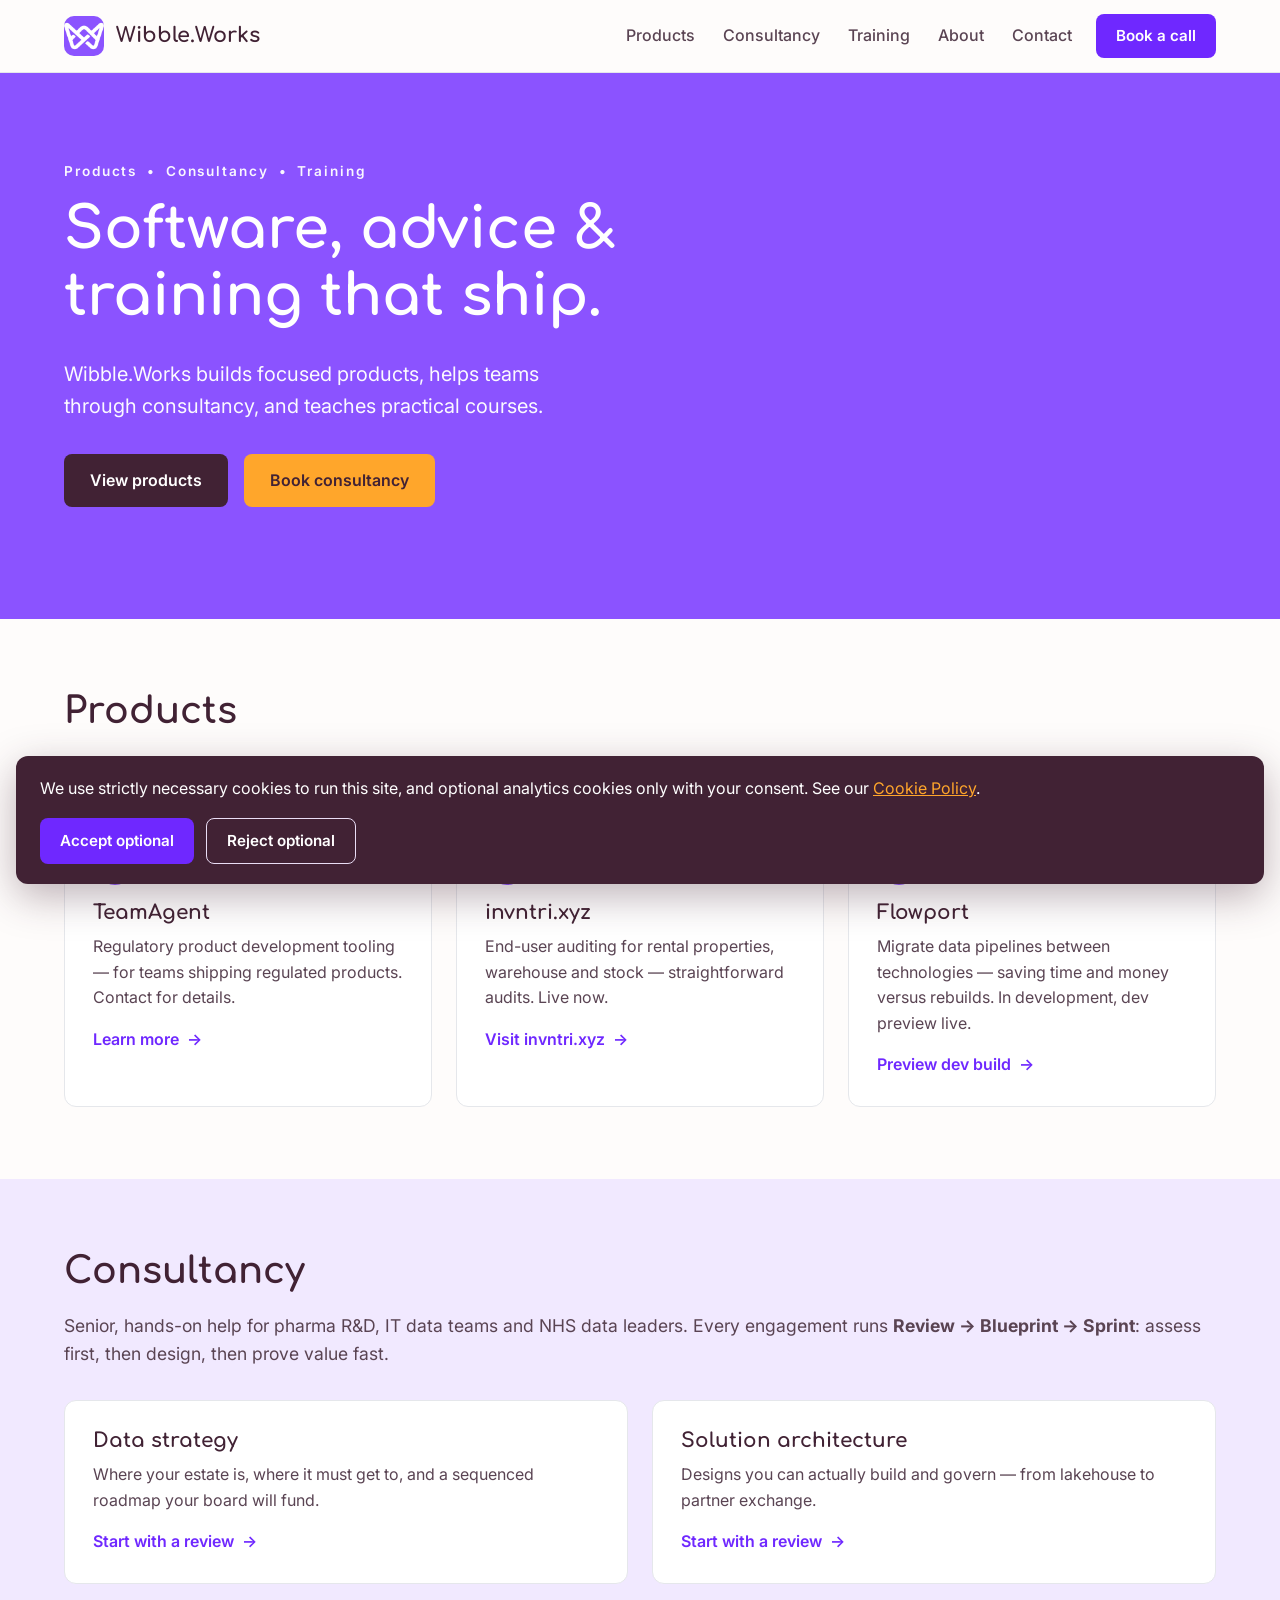
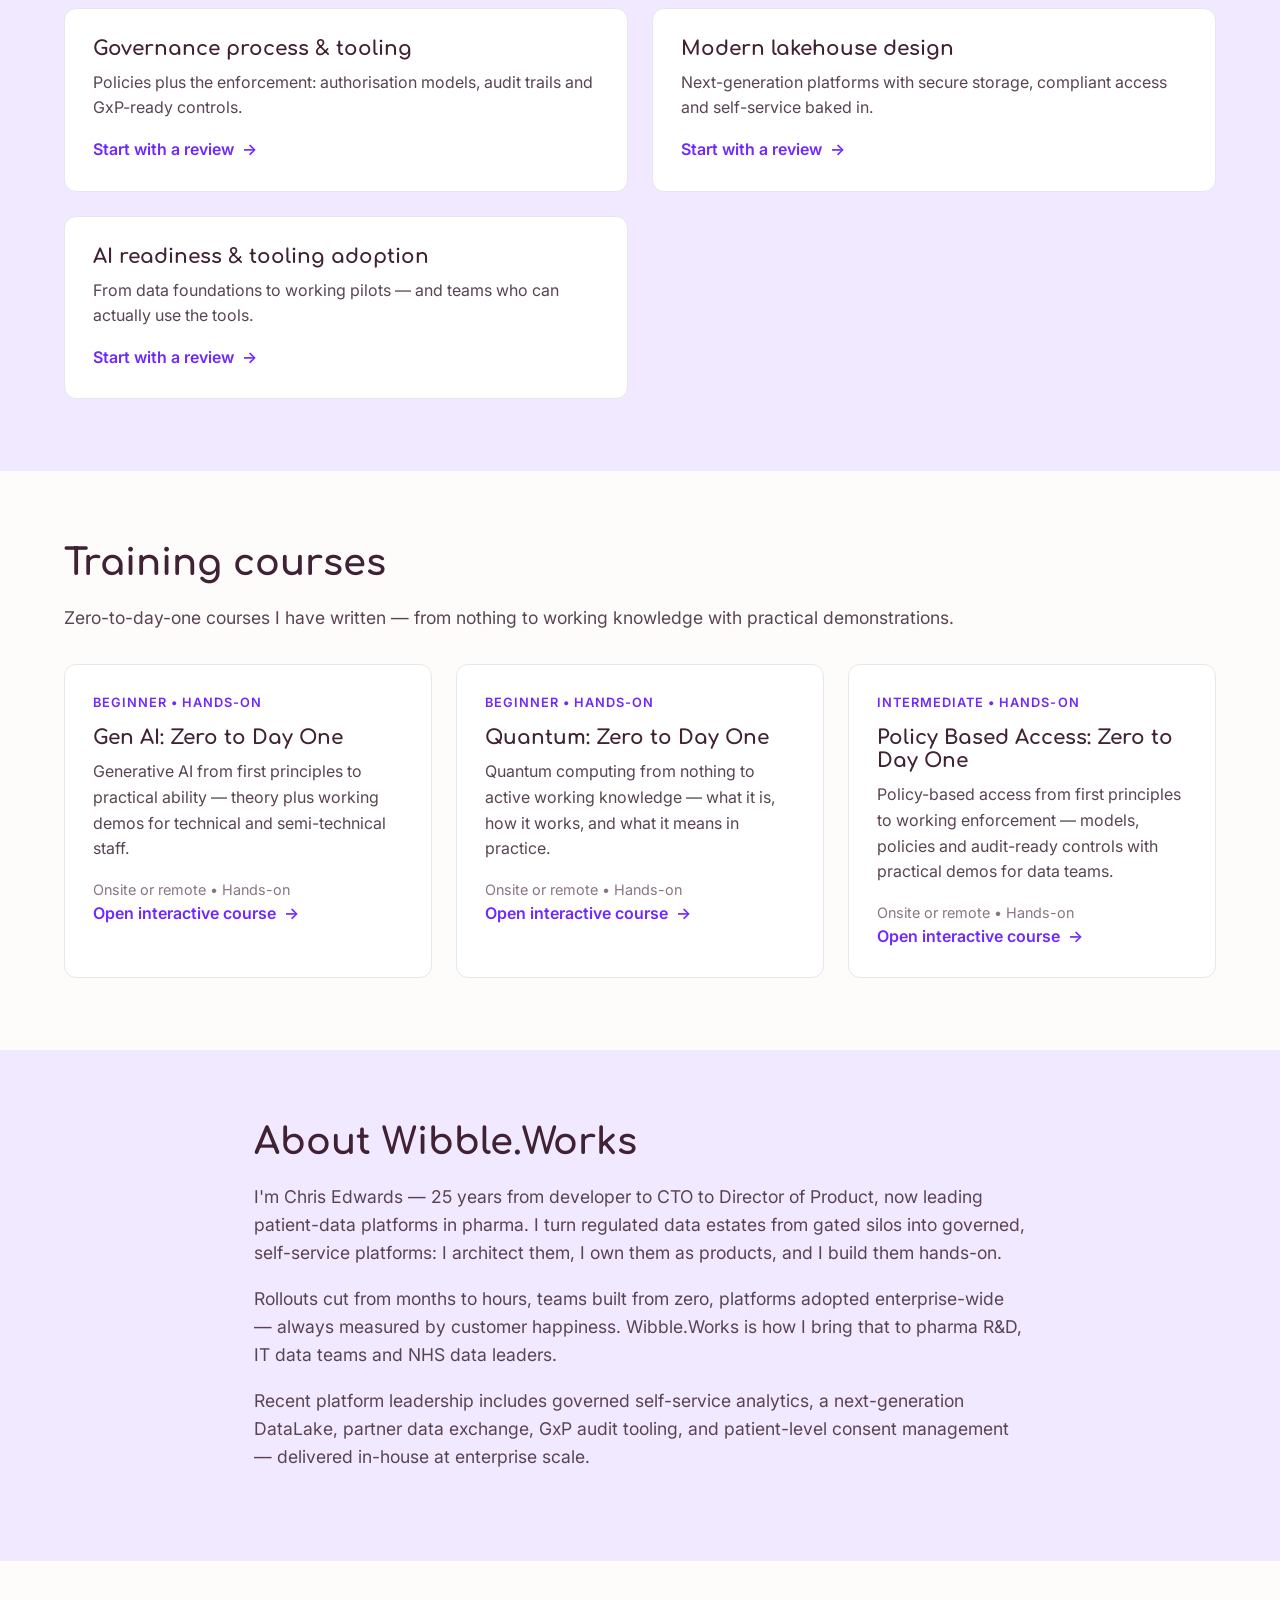
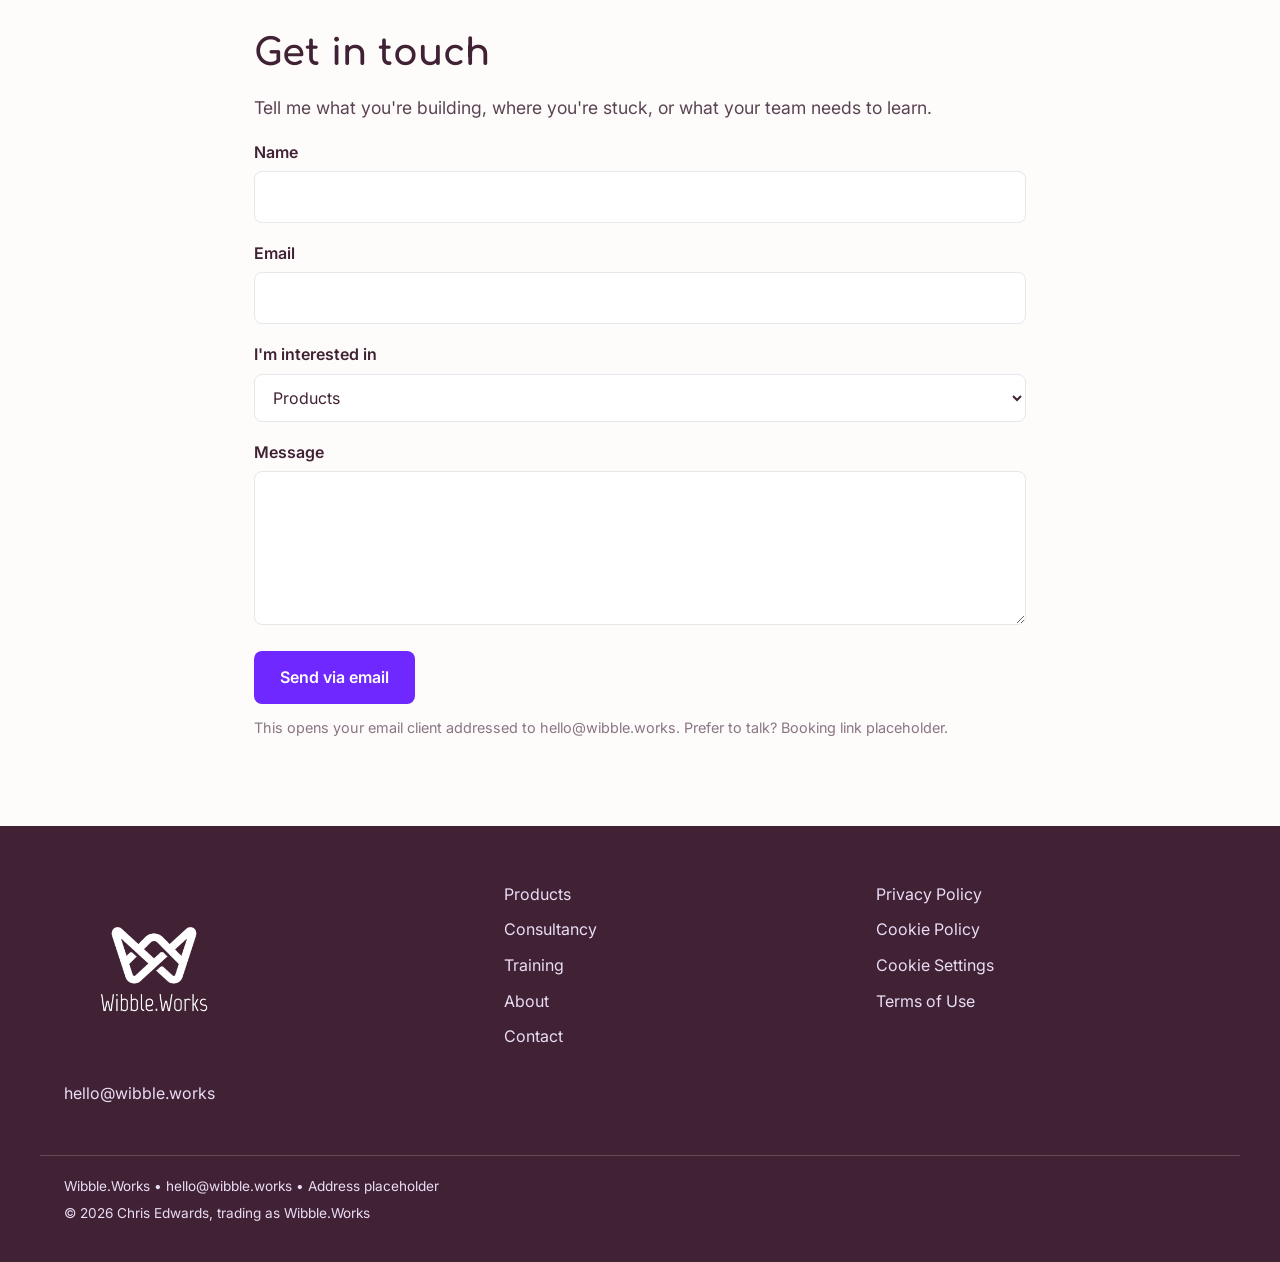
<file: index.html>
<!DOCTYPE html>
<html lang="en-GB">
<head>
  <meta charset="utf-8">
  <meta name="viewport" content="width=device-width, initial-scale=1">
  <title>Wibble.Works — Products, Consultancy &amp; Training</title>
  <meta name="description" content="Wibble.Works builds focused products, helps teams through consultancy, and teaches practical training courses.">
  <meta property="og:title" content="Wibble.Works — Products, Consultancy & Training">
  <meta property="og:description" content="Software, advice and training that ship.">
  <meta property="og:type" content="website">
  <link rel="icon" type="image/png" href="assets/favicon-64.png">
  <link rel="preconnect" href="https://fonts.googleapis.com">
  <link rel="preconnect" href="https://fonts.gstatic.com" crossorigin>
  <link href="https://fonts.googleapis.com/css2?family=Comfortaa:wght@500;600;700&family=Inter:wght@400;500;600&display=swap" rel="stylesheet">
  <link rel="stylesheet" href="styles.css">
</head>
<body>
  <a class="skip-link" href="#main">Skip to content</a>

  <header class="site-header" id="top">
    <div class="wrap header-inner">
      <a class="brand" href="#top" aria-label="Wibble.Works home">
        <img class="brand-badge" src="assets/logo-badge-256.png" alt="" width="40" height="40">
        <span class="brand-word">Wibble.Works</span>
      </a>
      <nav class="site-nav" id="site-nav" aria-label="Primary">
        <a href="#products">Products</a>
        <a href="#consultancy">Consultancy</a>
        <a href="#training">Training</a>
        <a href="#about">About</a>
        <a href="#contact">Contact</a>
      </nav>
      <div class="header-cta">
        <a class="btn btn-primary btn-small" href="#contact">Book a call</a>
        <button class="nav-toggle" id="nav-toggle" aria-expanded="false" aria-controls="site-nav" aria-label="Menu">
          <span></span><span></span><span></span>
        </button>
      </div>
    </div>
  </header>

  <main id="main">
    <section class="hero" aria-labelledby="hero-title">
      <div class="wrap">
        <p class="eyebrow">Products &nbsp;•&nbsp; Consultancy &nbsp;•&nbsp; Training</p>
        <h1 id="hero-title">Software, advice &amp;<br>training that ship.</h1>
        <p class="lede">Wibble.Works builds focused products, helps teams<br>through consultancy, and teaches practical courses.</p>
        <p class="hero-actions">
          <a class="btn btn-plum" href="#products">View products</a>
          <a class="btn btn-amber" href="#consultancy">Book consultancy</a>
        </p>
      </div>
    </section>

    <section class="section" id="products" aria-labelledby="products-title">
      <div class="wrap">
        <h2 id="products-title">Products</h2>
        <p class="section-sub">Focused tools, built properly — including one live now.</p>
        <div class="cards-3">
          <article class="card">
            <span class="card-dot" aria-hidden="true"></span>
            <h3>TeamAgent</h3>
            <p>Regulatory product development tooling — for teams shipping regulated products. Contact for details.</p>
            <a class="text-link" href="#contact">Learn more&nbsp;&nbsp;→</a>
          </article>
          <article class="card">
            <span class="card-dot" aria-hidden="true"></span>
            <h3>invntri.xyz</h3>
            <p>End-user auditing for rental properties, warehouse and stock — straightforward audits. Live now.</p>
            <a class="text-link" href="https://invntri.xyz" target="_blank" rel="noopener">Visit invntri.xyz&nbsp;&nbsp;→</a>
          </article>
          <article class="card">
            <span class="card-dot" aria-hidden="true"></span>
            <h3>Flowport</h3>
            <p>Migrate data pipelines between technologies — saving time and money versus rebuilds. In development, dev preview live.</p>
            <a class="text-link" href="https://dev.flowport.co.uk" target="_blank" rel="noopener">Preview dev build&nbsp;&nbsp;→</a>
          </article>
        </div>
      </div>
    </section>

    <section class="section band" id="consultancy" aria-labelledby="consultancy-title">
      <div class="wrap">
        <h2 id="consultancy-title">Consultancy</h2>
        <p class="section-sub">Senior, hands-on help for pharma R&amp;D, IT data teams and NHS data leaders. Every engagement runs <strong>Review → Blueprint → Sprint</strong>: assess first, then design, then prove value fast.</p>
        <div class="cards-2">
          <article class="card">
            <h3>Data strategy</h3>
            <p>Where your estate is, where it must get to, and a sequenced roadmap your board will fund.</p>
            <a class="text-link" href="#contact">Start with a review&nbsp;&nbsp;→</a>
          </article>
          <article class="card">
            <h3>Solution architecture</h3>
            <p>Designs you can actually build and govern — from lakehouse to partner exchange.</p>
            <a class="text-link" href="#contact">Start with a review&nbsp;&nbsp;→</a>
          </article>
          <article class="card">
            <h3>Governance process &amp; tooling</h3>
            <p>Policies plus the enforcement: authorisation models, audit trails and GxP-ready controls.</p>
            <a class="text-link" href="#contact">Start with a review&nbsp;&nbsp;→</a>
          </article>
          <article class="card">
            <h3>Modern lakehouse design</h3>
            <p>Next-generation platforms with secure storage, compliant access and self-service baked in.</p>
            <a class="text-link" href="#contact">Start with a review&nbsp;&nbsp;→</a>
          </article>
          <article class="card">
            <h3>AI readiness &amp; tooling adoption</h3>
            <p>From data foundations to working pilots — and teams who can actually use the tools.</p>
            <a class="text-link" href="#contact">Start with a review&nbsp;&nbsp;→</a>
          </article>
        </div>
      </div>
    </section>

    <section class="section" id="training" aria-labelledby="training-title">
      <div class="wrap">
        <h2 id="training-title">Training courses</h2>
        <p class="section-sub">Zero-to-day-one courses I have written — from nothing to working knowledge with practical demonstrations.</p>
        <div class="cards-3">
          <article class="card">
            <p class="card-kicker">Beginner • Hands-on</p>
            <h3>Gen AI: Zero to Day One</h3>
            <p>Generative AI from first principles to practical ability — theory plus working demos for technical and semi-technical staff.</p>
            <p class="card-meta">Onsite or remote • Hands-on</p>
            <a class="text-link" href="genai/">Open interactive course&nbsp;&nbsp;→</a>
          </article>
          <article class="card">
            <p class="card-kicker">Beginner • Hands-on</p>
            <h3>Quantum: Zero to Day One</h3>
            <p>Quantum computing from nothing to active working knowledge — what it is, how it works, and what it means in practice.</p>
            <p class="card-meta">Onsite or remote • Hands-on</p>
            <a class="text-link" href="quantum/">Open interactive course&nbsp;&nbsp;→</a>
          </article>
          <article class="card">
            <p class="card-kicker">Intermediate • Hands-on</p>
            <h3>Policy Based Access: Zero to Day One</h3>
            <p>Policy-based access from first principles to working enforcement — models, policies and audit-ready controls with practical demos for data teams.</p>
            <p class="card-meta">Onsite or remote • Hands-on</p>
            <a class="text-link" href="pbac/">Open interactive course&nbsp;&nbsp;→</a>
          </article>
        </div>
      </div>
    </section>

    <section class="section band" id="about" aria-labelledby="about-title">
      <div class="wrap narrow">
        <h2 id="about-title">About Wibble.Works</h2>
        <p>I'm Chris Edwards — 25 years from developer to CTO to Director of Product, now leading patient-data platforms in pharma. I turn regulated data estates from gated silos into governed, self-service platforms: I architect them, I own them as products, and I build them hands-on.</p>
        <p>Rollouts cut from months to hours, teams built from zero, platforms adopted enterprise-wide — always measured by customer happiness. Wibble.Works is how I bring that to pharma R&amp;D, IT data teams and NHS data leaders.</p>
        <p>Recent platform leadership includes governed self-service analytics, a next-generation DataLake, partner data exchange, GxP audit tooling, and patient-level consent management — delivered in-house at enterprise scale.</p>
      </div>
    </section>

    <section class="section" id="contact" aria-labelledby="contact-title">
      <div class="wrap narrow">
        <h2 id="contact-title">Get in touch</h2>
        <p class="section-sub">Tell me what you're building, where you're stuck, or what your team needs to learn.</p>
        <form id="contact-form" action="mailto:hello@wibble.works" method="post" enctype="text/plain">
          <div class="field">
            <label for="cf-name">Name</label>
            <input id="cf-name" name="name" type="text" autocomplete="name" required>
          </div>
          <div class="field">
            <label for="cf-email">Email</label>
            <input id="cf-email" name="email" type="email" autocomplete="email" required>
          </div>
          <div class="field">
            <label for="cf-topic">I'm interested in</label>
            <select id="cf-topic" name="topic">
              <option>Products</option>
              <option>Consultancy</option>
              <option>Training</option>
              <option>Something else</option>
            </select>
          </div>
          <div class="field">
            <label for="cf-msg">Message</label>
            <textarea id="cf-msg" name="message" rows="5" required></textarea>
          </div>
          <button class="btn btn-primary" type="submit">Send via email</button>
          <p class="form-note">This opens your email client addressed to hello@wibble.works. Prefer to talk? Booking link placeholder.</p>
        </form>
      </div>
    </section>
  </main>

  <footer class="site-footer">
    <div class="wrap footer-grid">
      <div>
        <img src="assets/logo-lockup-white-640.png" alt="Wibble.Works" width="180" height="180">
        <p class="footer-contact">hello@wibble.works</p>
      </div>
      <nav aria-label="Footer">
        <a href="#products">Products</a>
        <a href="#consultancy">Consultancy</a>
        <a href="#training">Training</a>
        <a href="#about">About</a>
        <a href="#contact">Contact</a>
      </nav>
      <nav aria-label="Legal">
        <a href="legal.html#privacy">Privacy Policy</a>
        <a href="legal.html#cookies">Cookie Policy</a>
        <a href="#" id="cookie-settings-link">Cookie Settings</a>
        <a href="legal.html#terms">Terms of Use</a>
      </nav>
    </div>
    <div class="wrap footer-legal">
      <p>Wibble.Works • hello@wibble.works • Address placeholder</p>
      <p>© 2026 Chris Edwards, trading as Wibble.Works</p>
    </div>
  </footer>

  <div class="cookie-banner" id="cookie-banner" role="dialog" aria-live="polite" aria-label="Cookie consent" hidden>
    <p>We use strictly necessary cookies to run this site, and optional analytics cookies only with your consent. See our <a href="legal.html#cookies">Cookie Policy</a>.</p>
    <p class="cookie-actions">
      <button class="btn btn-primary btn-small" id="cookie-accept" type="button">Accept optional</button>
      <button class="btn btn-ghost btn-small" id="cookie-reject" type="button">Reject optional</button>
    </p>
  </div>

  <script src="main.js" defer></script>
</body>
</html>
</file>
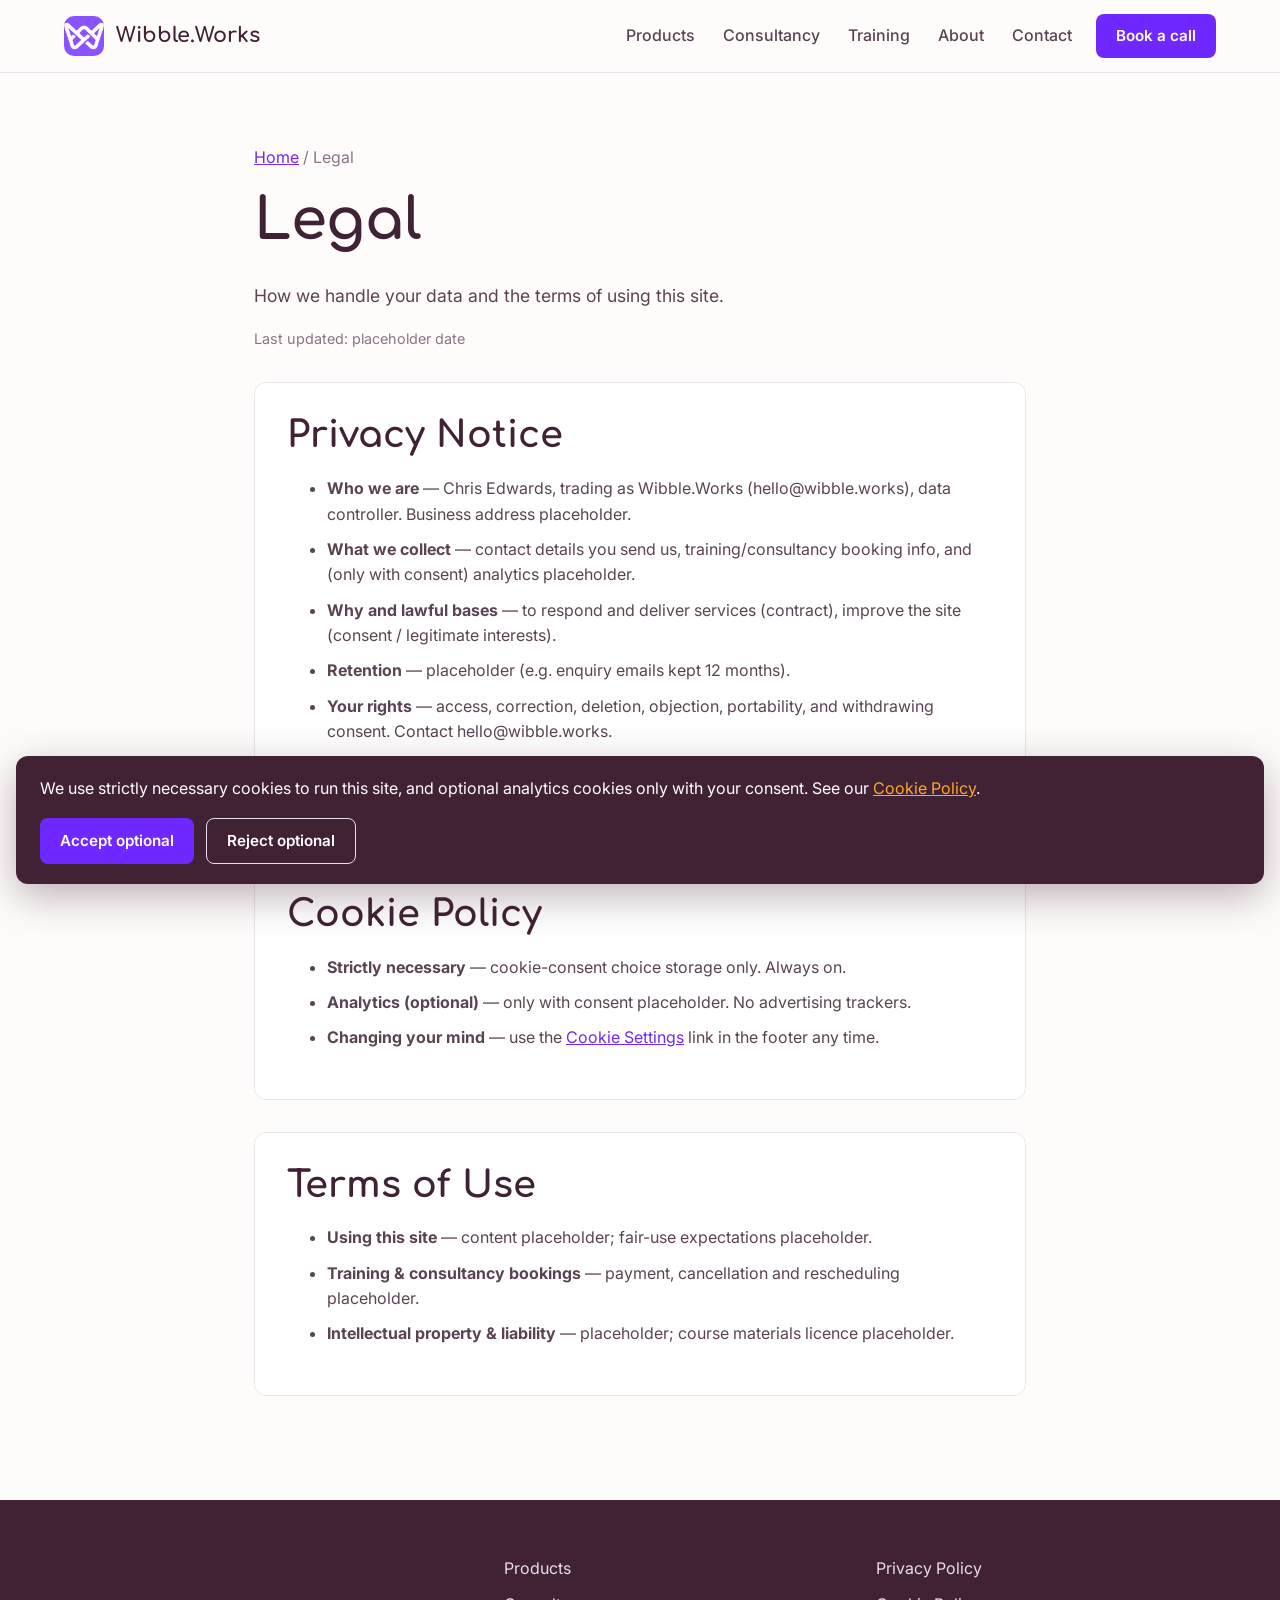
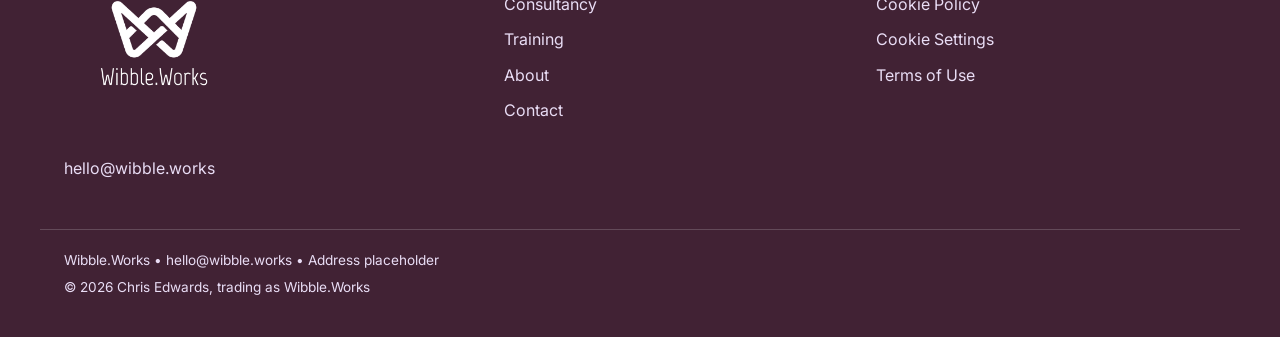
<file: legal.html>
<!DOCTYPE html>
<html lang="en-GB">
<head>
  <meta charset="utf-8">
  <meta name="viewport" content="width=device-width, initial-scale=1">
  <title>Legal — Wibble.Works</title>
  <meta name="description" content="Privacy notice, cookie policy and terms of use for Wibble.Works.">
  <link rel="icon" type="image/png" href="assets/favicon-64.png">
  <link rel="preconnect" href="https://fonts.googleapis.com">
  <link rel="preconnect" href="https://fonts.gstatic.com" crossorigin>
  <link href="https://fonts.googleapis.com/css2?family=Comfortaa:wght@500;600;700&family=Inter:wght@400;500;600&display=swap" rel="stylesheet">
  <link rel="stylesheet" href="styles.css">
</head>
<body>
  <a class="skip-link" href="#main">Skip to content</a>

  <header class="site-header" id="top">
    <div class="wrap header-inner">
      <a class="brand" href="index.html" aria-label="Wibble.Works home">
        <img class="brand-badge" src="assets/logo-badge-256.png" alt="" width="40" height="40">
        <span class="brand-word">Wibble.Works</span>
      </a>
      <nav class="site-nav" id="site-nav" aria-label="Primary">
        <a href="index.html#products">Products</a>
        <a href="index.html#consultancy">Consultancy</a>
        <a href="index.html#training">Training</a>
        <a href="index.html#about">About</a>
        <a href="index.html#contact">Contact</a>
      </nav>
      <div class="header-cta">
        <a class="btn btn-primary btn-small" href="index.html#contact">Book a call</a>
        <button class="nav-toggle" id="nav-toggle" aria-expanded="false" aria-controls="site-nav" aria-label="Menu">
          <span></span><span></span><span></span>
        </button>
      </div>
    </div>
  </header>

  <main id="main">
    <section class="section">
      <div class="wrap narrow">
        <p class="crumb"><a href="index.html">Home</a> / Legal</p>
        <h1>Legal</h1>
        <p class="section-sub">How we handle your data and the terms of using this site.</p>
        <p class="updated">Last updated: placeholder date</p>

        <article class="legal-card" id="privacy" aria-labelledby="privacy-title">
          <h2 id="privacy-title">Privacy Notice</h2>
          <ul>
            <li><strong>Who we are</strong> — Chris Edwards, trading as Wibble.Works (hello@wibble.works), data controller. Business address placeholder.</li>
            <li><strong>What we collect</strong> — contact details you send us, training/consultancy booking info, and (only with consent) analytics placeholder.</li>
            <li><strong>Why and lawful bases</strong> — to respond and deliver services (contract), improve the site (consent / legitimate interests).</li>
            <li><strong>Retention</strong> — placeholder (e.g. enquiry emails kept 12 months).</li>
            <li><strong>Your rights</strong> — access, correction, deletion, objection, portability, and withdrawing consent. Contact hello@wibble.works.</li>
            <li><strong>Complaints</strong> — UK Information Commissioner's Office (ICO) placeholder link.</li>
          </ul>
        </article>

        <article class="legal-card" id="cookies" aria-labelledby="cookies-title">
          <h2 id="cookies-title">Cookie Policy</h2>
          <ul>
            <li><strong>Strictly necessary</strong> — cookie-consent choice storage only. Always on.</li>
            <li><strong>Analytics (optional)</strong> — only with consent placeholder. No advertising trackers.</li>
            <li><strong>Changing your mind</strong> — use the <a href="#" id="cookie-settings-link-legal">Cookie Settings</a> link in the footer any time.</li>
          </ul>
        </article>

        <article class="legal-card" id="terms" aria-labelledby="terms-title">
          <h2 id="terms-title">Terms of Use</h2>
          <ul>
            <li><strong>Using this site</strong> — content placeholder; fair-use expectations placeholder.</li>
            <li><strong>Training &amp; consultancy bookings</strong> — payment, cancellation and rescheduling placeholder.</li>
            <li><strong>Intellectual property &amp; liability</strong> — placeholder; course materials licence placeholder.</li>
          </ul>
        </article>
      </div>
    </section>
  </main>

  <footer class="site-footer">
    <div class="wrap footer-grid">
      <div>
        <img src="assets/logo-lockup-white-640.png" alt="Wibble.Works" width="180" height="180">
        <p class="footer-contact">hello@wibble.works</p>
      </div>
      <nav aria-label="Footer">
        <a href="index.html#products">Products</a>
        <a href="index.html#consultancy">Consultancy</a>
        <a href="index.html#training">Training</a>
        <a href="index.html#about">About</a>
        <a href="index.html#contact">Contact</a>
      </nav>
      <nav aria-label="Legal">
        <a href="#privacy">Privacy Policy</a>
        <a href="#cookies">Cookie Policy</a>
        <a href="#" id="cookie-settings-link">Cookie Settings</a>
        <a href="#terms">Terms of Use</a>
      </nav>
    </div>
    <div class="wrap footer-legal">
      <p>Wibble.Works • hello@wibble.works • Address placeholder</p>
      <p>© 2026 Chris Edwards, trading as Wibble.Works</p>
    </div>
  </footer>

  <div class="cookie-banner" id="cookie-banner" role="dialog" aria-live="polite" aria-label="Cookie consent" hidden>
    <p>We use strictly necessary cookies to run this site, and optional analytics cookies only with your consent. See our <a href="legal.html#cookies">Cookie Policy</a>.</p>
    <p class="cookie-actions">
      <button class="btn btn-primary btn-small" id="cookie-accept" type="button">Accept optional</button>
      <button class="btn btn-ghost btn-small" id="cookie-reject" type="button">Reject optional</button>
    </p>
  </div>

  <script src="main.js" defer></script>
</body>
</html>
</file>
<file: styles.css>
/* Wibble.Works — brand tokens (Direction C: violet-led) */
:root {
  --brand-violet: #8b53ff;
  --brand-violet-dark: #6f28ff; /* buttons: passes AA with white text */
  --brand-violet-tint: #f1e9ff; /* section bands */
  --brand-plum: #412234; /* headings, dark surfaces */
  --brand-amber: #ffa62b; /* energy accents only */
  --brand-brick: #bb342f; /* errors only */
  --bg: #fefcfb;
  --card: #ffffff;
  --line: #e5e7eb;
  --text: #412234;
  --text-body: #5a4453;
  --text-faint: #8a7584;
  --on-dark: #ffffff;
  --on-dark-sub: #e9ddf5;
  --font-display: "Comfortaa", "Trebuchet MS", system-ui, sans-serif;
  --font-body: "Inter", system-ui, -apple-system, "Segoe UI", sans-serif;
  --radius: 12px;
  --wrap: 1200px;
}

* { box-sizing: border-box; }
html { scroll-behavior: smooth; }
body {
  margin: 0;
  background: var(--bg);
  color: var(--text-body);
  font-family: var(--font-body);
  line-height: 1.6;
}
h1, h2, h3 { color: var(--text); font-family: var(--font-display); line-height: 1.15; margin: 0 0 0.5em; }
h1 { font-size: clamp(2.2rem, 5vw, 3.6rem); }
h2 { font-size: clamp(1.6rem, 3.4vw, 2.3rem); }
h3 { font-size: 1.25rem; }
p { margin: 0 0 1em; }
a { color: var(--brand-violet-dark); }
.wrap { max-width: var(--wrap); margin: 0 auto; padding: 0 24px; }
.wrap.narrow { max-width: 820px; }
.skip-link { position: absolute; left: -999px; top: 0; background: var(--brand-plum); color: #fff; padding: 8px 16px; z-index: 100; }
.skip-link:focus { left: 8px; top: 8px; }

/* Header */
.site-header { position: sticky; top: 0; z-index: 50; background: var(--bg); border-bottom: 1px solid var(--line); }
.header-inner { display: flex; align-items: center; gap: 24px; min-height: 72px; }
.brand { display: flex; align-items: center; gap: 12px; text-decoration: none; margin-right: auto; }
.brand-badge { width: 40px; height: 40px; border-radius: 10px; display: block; }
.brand-word { font-family: var(--font-display); font-weight: 700; font-size: 1.3rem; color: var(--brand-plum); }
.site-nav { display: flex; gap: 28px; }
.site-nav a { text-decoration: none; color: var(--text-body); font-weight: 500; }
.site-nav a:hover { color: var(--brand-violet-dark); }
.header-cta { display: flex; align-items: center; gap: 12px; }
.nav-toggle { display: none; background: none; border: 1px solid var(--line); border-radius: 8px; padding: 10px; cursor: pointer; }
.nav-toggle span { display: block; width: 22px; height: 2px; background: var(--brand-plum); margin: 4px 0; }

/* Buttons */
.btn { display: inline-block; text-decoration: none; border: 0; cursor: pointer; font: inherit; font-weight: 600; border-radius: 8px; padding: 14px 26px; }
.btn-small { padding: 10px 20px; font-size: 0.95rem; }
.btn-primary { background: var(--brand-violet-dark); color: #fff; }
.btn-primary:hover { background: var(--brand-violet); }
.btn-plum { background: var(--brand-plum); color: #fff; }
.btn-plum:hover { background: #2c1626; }
.btn-amber { background: var(--brand-amber); color: var(--brand-plum); }
.btn-amber:hover { filter: brightness(1.05); }
.btn-ghost { background: transparent; color: var(--on-dark); border: 1px solid var(--on-dark-sub); }

/* Hero */
.hero { background: var(--brand-violet); color: var(--on-dark); padding: 88px 0 96px; }
.hero h1 { color: var(--on-dark); }
.eyebrow { color: var(--on-dark); letter-spacing: 0.14em; font-size: 0.85rem; font-weight: 600; opacity: 0.95; }
.lede { color: var(--on-dark); font-size: 1.25rem; opacity: 0.97; }
.hero-actions { display: flex; gap: 16px; flex-wrap: wrap; margin-top: 32px; }

/* Sections */
.section { padding: 72px 0; }
.section.band { background: var(--brand-violet-tint); }
.section-sub { font-size: 1.1rem; }
.cards-3 { display: grid; grid-template-columns: repeat(3, 1fr); gap: 24px; margin-top: 32px; }
.cards-2 { display: grid; grid-template-columns: repeat(2, 1fr); gap: 24px; margin-top: 32px; }
.card { background: var(--card); border: 1px solid var(--line); border-radius: var(--radius); padding: 28px; }
.card-dot { display: block; width: 44px; height: 44px; border-radius: 50%; background: var(--brand-violet); margin-bottom: 16px; }
.card-kicker { color: var(--brand-violet-dark); font-size: 0.8rem; font-weight: 600; letter-spacing: 0.08em; text-transform: uppercase; }
.card-meta { color: var(--text-faint); font-size: 0.9rem; margin-bottom: 0; }
.text-link { color: var(--brand-violet-dark); font-weight: 600; text-decoration: none; }
.text-link:hover { text-decoration: underline; }

/* About / contact */
#about p { font-size: 1.1rem; }
.field { margin-bottom: 18px; }
.field label { display: block; font-weight: 600; color: var(--text); margin-bottom: 6px; }
.field input, .field select, .field textarea {
  width: 100%; font: inherit; color: var(--text);
  border: 1px solid var(--line); border-radius: 8px; padding: 12px 14px; background: #fff;
}
.field input:focus, .field select:focus, .field textarea:focus { outline: 2px solid var(--brand-violet); border-color: var(--brand-violet); }
.form-note { color: var(--text-faint); font-size: 0.9rem; margin-top: 12px; }

/* Legal page */
.crumb { color: var(--text-faint); }
.crumb a { color: var(--brand-violet-dark); }
.updated { color: var(--text-faint); font-size: 0.9rem; }
.legal-card { background: var(--card); border: 1px solid var(--line); border-radius: var(--radius); padding: 32px; margin: 32px 0; }
.legal-card li { margin-bottom: 0.6em; }

/* Footer */
.site-footer { background: var(--brand-plum); color: var(--on-dark-sub); padding: 56px 0 32px; margin-top: 0; }
.footer-grid { display: grid; grid-template-columns: 1.2fr 1fr 1fr; gap: 32px; align-items: start; }
.footer-grid img { border-radius: 12px; }
.footer-contact { margin-top: 12px; }
.footer-grid nav { display: flex; flex-direction: column; gap: 10px; }
.footer-grid nav a { color: var(--on-dark-sub); text-decoration: none; }
.footer-grid nav a:hover { color: var(--brand-amber); }
.footer-legal { border-top: 1px solid rgba(255, 255, 255, 0.18); margin-top: 32px; padding-top: 20px; font-size: 0.85rem; }
.footer-legal p { margin: 0 0 0.4em; }

/* Cookie banner */
.cookie-banner { position: fixed; left: 16px; right: 16px; bottom: 16px; z-index: 80; background: var(--brand-plum); color: var(--on-dark); border-radius: var(--radius); padding: 20px 24px; box-shadow: 0 12px 40px rgba(65, 34, 52, 0.35); }
.cookie-banner a { color: var(--brand-amber); }
.cookie-actions { display: flex; gap: 12px; margin: 12px 0 0; flex-wrap: wrap; }

/* Responsive */
@media (max-width: 900px) {
  .cards-3 { grid-template-columns: 1fr; }
  .cards-2 { grid-template-columns: 1fr; }
  .footer-grid { grid-template-columns: 1fr; }
}
@media (max-width: 760px) {
  .nav-toggle { display: block; }
  .site-nav { display: none; position: absolute; top: 72px; left: 0; right: 0; background: var(--bg); flex-direction: column; padding: 16px 24px 24px; border-bottom: 1px solid var(--line); gap: 16px; }
  .site-nav.open { display: flex; }
  .header-cta .btn { display: none; }
  .section { padding: 52px 0; }
  .hero { padding: 64px 0 72px; }
}
</file>
